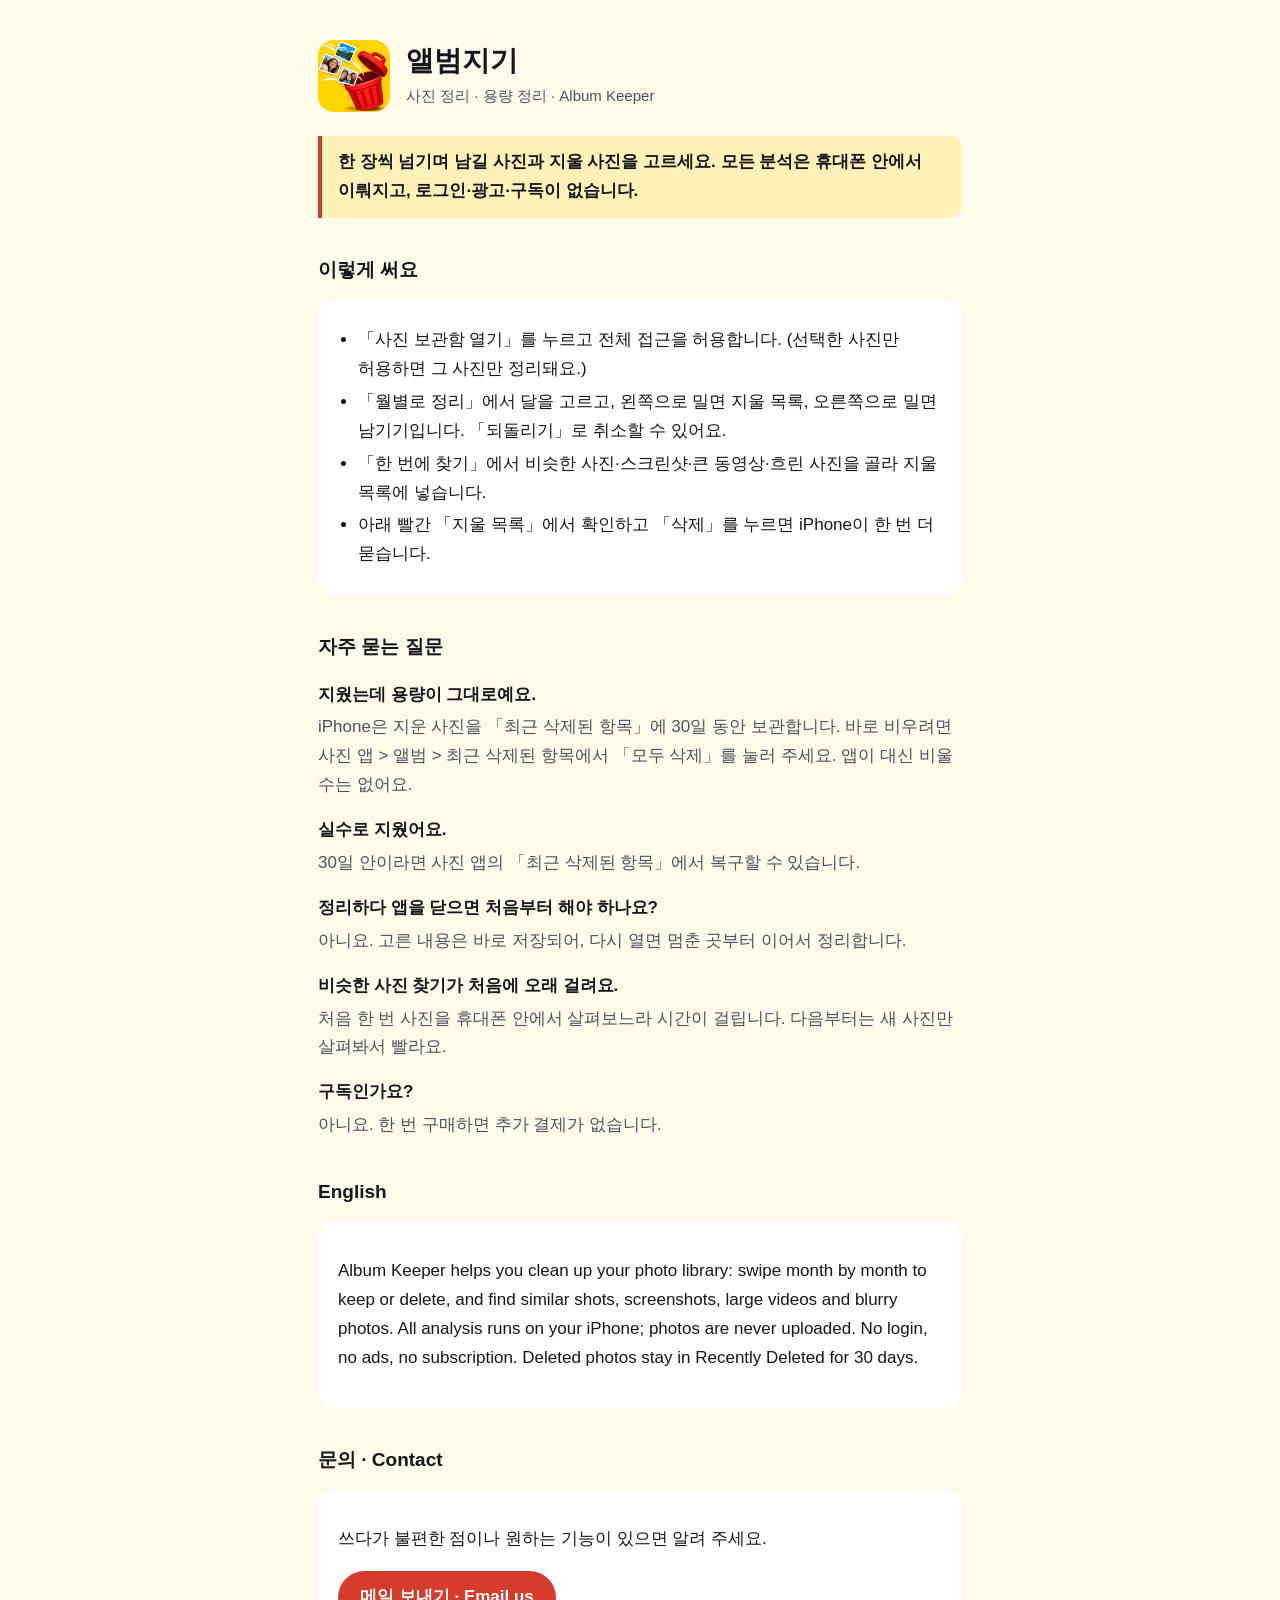
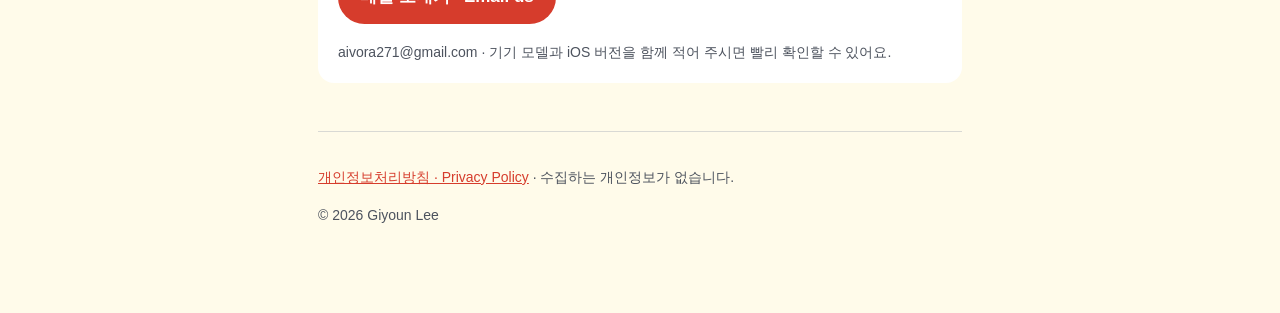
<file: index.html>
<!doctype html>
<html lang="ko">
<head>
<meta charset="utf-8">
<meta name="viewport" content="width=device-width, initial-scale=1">
<title>앨범지기 고객 지원 · Album Keeper Support</title>
<meta name="description" content="앨범지기는 사진첩을 월별로 넘기며 정리하고, 비슷한 사진·스크린샷·큰 동영상·흐린 사진을 찾아 지우는 앱입니다.">
<link rel="icon" href="icon.png">
<link rel="stylesheet" href="style.css">
</head>
<body>
<main>
  <header>
    <img src="icon.png" alt="앨범지기 앱 아이콘">
    <div>
      <h1>앨범지기</h1>
      <p class="tag">사진 정리 · 용량 정리 · Album Keeper</p>
    </div>
  </header>

  <p class="summary">한 장씩 넘기며 남길 사진과 지울 사진을 고르세요. 모든 분석은 휴대폰 안에서 이뤄지고, 로그인·광고·구독이 없습니다.</p>

  <h2>이렇게 써요</h2>
  <div class="card">
    <ul>
      <li>「사진 보관함 열기」를 누르고 전체 접근을 허용합니다. (선택한 사진만 허용하면 그 사진만 정리돼요.)</li>
      <li>「월별로 정리」에서 달을 고르고, 왼쪽으로 밀면 지울 목록, 오른쪽으로 밀면 남기기입니다. 「되돌리기」로 취소할 수 있어요.</li>
      <li>「한 번에 찾기」에서 비슷한 사진·스크린샷·큰 동영상·흐린 사진을 골라 지울 목록에 넣습니다.</li>
      <li>아래 빨간 「지울 목록」에서 확인하고 「삭제」를 누르면 iPhone이 한 번 더 묻습니다.</li>
    </ul>
  </div>

  <h2>자주 묻는 질문</h2>
  <dl>
    <dt>지웠는데 용량이 그대로예요.</dt>
    <dd>iPhone은 지운 사진을 「최근 삭제된 항목」에 30일 동안 보관합니다. 바로 비우려면 사진 앱 &gt; 앨범 &gt; 최근 삭제된 항목에서 「모두 삭제」를 눌러 주세요. 앱이 대신 비울 수는 없어요.</dd>
    <dt>실수로 지웠어요.</dt>
    <dd>30일 안이라면 사진 앱의 「최근 삭제된 항목」에서 복구할 수 있습니다.</dd>
    <dt>정리하다 앱을 닫으면 처음부터 해야 하나요?</dt>
    <dd>아니요. 고른 내용은 바로 저장되어, 다시 열면 멈춘 곳부터 이어서 정리합니다.</dd>
    <dt>비슷한 사진 찾기가 처음에 오래 걸려요.</dt>
    <dd>처음 한 번 사진을 휴대폰 안에서 살펴보느라 시간이 걸립니다. 다음부터는 새 사진만 살펴봐서 빨라요.</dd>
    <dt>구독인가요?</dt>
    <dd>아니요. 한 번 구매하면 추가 결제가 없습니다.</dd>
  </dl>

  <h2>English</h2>
  <div class="card">
    <p>Album Keeper helps you clean up your photo library: swipe month by month to keep or delete, and find similar shots, screenshots, large videos and blurry photos. All analysis runs on your iPhone; photos are never uploaded. No login, no ads, no subscription. Deleted photos stay in Recently Deleted for 30 days.</p>
  </div>

  <h2>문의 · Contact</h2>
  <div class="card">
    <p>쓰다가 불편한 점이나 원하는 기능이 있으면 알려 주세요.</p>
    <p><a class="btn" href="mailto:aivora271@gmail.com?subject=%5B%EC%95%A8%EB%B2%94%EC%A7%80%EA%B8%B0%5D">메일 보내기 · Email us</a></p>
    <p class="meta">aivora271@gmail.com · 기기 모델과 iOS 버전을 함께 적어 주시면 빨리 확인할 수 있어요.</p>
  </div>

  <footer>
    <p><a href="privacy.html">개인정보처리방침 · Privacy Policy</a> · 수집하는 개인정보가 없습니다.</p>
    <p>© 2026 Giyoun Lee</p>
  </footer>
</main>
</body>
</html>
</file>
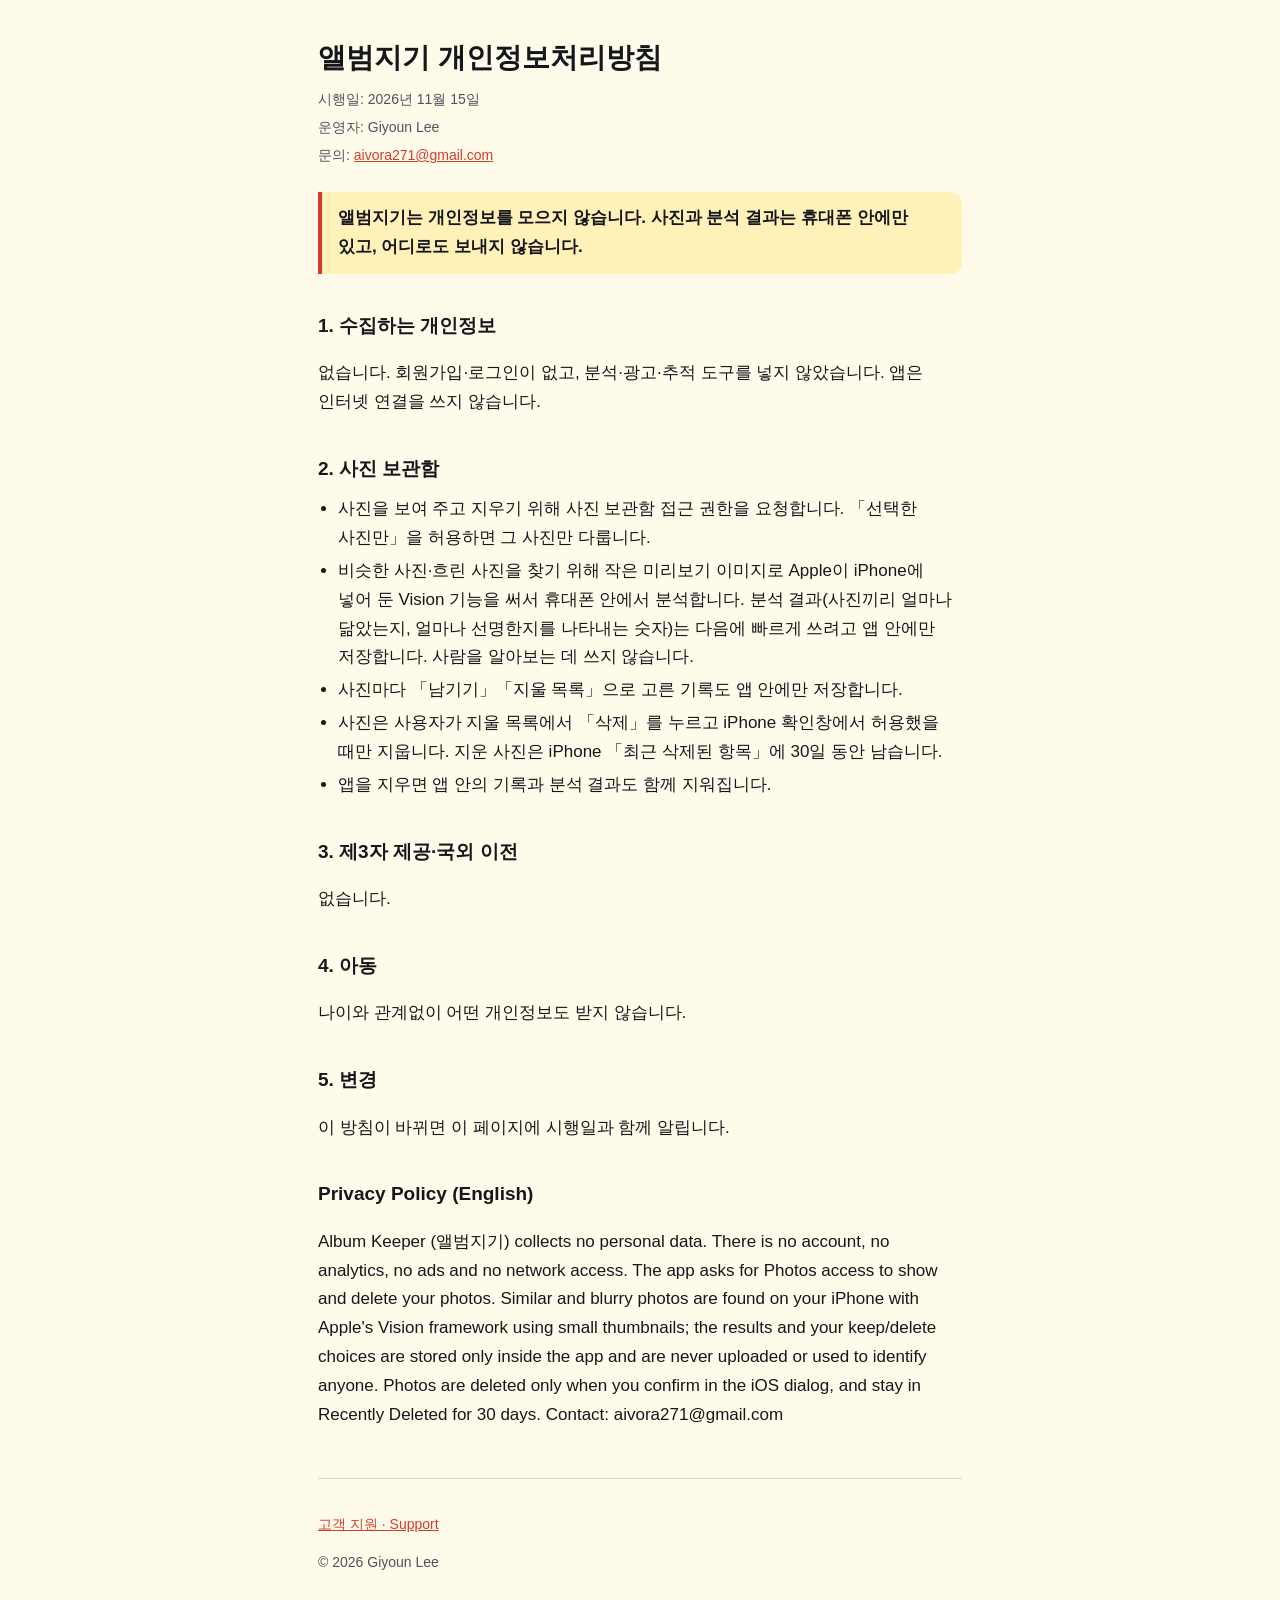
<file: privacy.html>
<!doctype html>
<html lang="ko">
<head>
<meta charset="utf-8">
<meta name="viewport" content="width=device-width, initial-scale=1">
<title>앨범지기 개인정보처리방침 · Privacy Policy</title>
<link rel="icon" href="icon.png">
<link rel="stylesheet" href="style.css">
</head>
<body>
<main>
  <h1>앨범지기 개인정보처리방침</h1>
  <ul class="meta">
    <li>시행일: 2026년 11월 15일</li>
    <li>운영자: Giyoun Lee</li>
    <li>문의: <a href="mailto:aivora271@gmail.com">aivora271@gmail.com</a></li>
  </ul>

  <p class="summary">앨범지기는 개인정보를 모으지 않습니다. 사진과 분석 결과는 휴대폰 안에만 있고, 어디로도 보내지 않습니다.</p>

  <h2>1. 수집하는 개인정보</h2>
  <p>없습니다. 회원가입·로그인이 없고, 분석·광고·추적 도구를 넣지 않았습니다. 앱은 인터넷 연결을 쓰지 않습니다.</p>

  <h2>2. 사진 보관함</h2>
  <ul>
    <li>사진을 보여 주고 지우기 위해 사진 보관함 접근 권한을 요청합니다. 「선택한 사진만」을 허용하면 그 사진만 다룹니다.</li>
    <li>비슷한 사진·흐린 사진을 찾기 위해 작은 미리보기 이미지로 Apple이 iPhone에 넣어 둔 Vision 기능을 써서 휴대폰 안에서 분석합니다. 분석 결과(사진끼리 얼마나 닮았는지, 얼마나 선명한지를 나타내는 숫자)는 다음에 빠르게 쓰려고 앱 안에만 저장합니다. 사람을 알아보는 데 쓰지 않습니다.</li>
    <li>사진마다 「남기기」「지울 목록」으로 고른 기록도 앱 안에만 저장합니다.</li>
    <li>사진은 사용자가 지울 목록에서 「삭제」를 누르고 iPhone 확인창에서 허용했을 때만 지웁니다. 지운 사진은 iPhone 「최근 삭제된 항목」에 30일 동안 남습니다.</li>
    <li>앱을 지우면 앱 안의 기록과 분석 결과도 함께 지워집니다.</li>
  </ul>

  <h2>3. 제3자 제공·국외 이전</h2>
  <p>없습니다.</p>

  <h2>4. 아동</h2>
  <p>나이와 관계없이 어떤 개인정보도 받지 않습니다.</p>

  <h2>5. 변경</h2>
  <p>이 방침이 바뀌면 이 페이지에 시행일과 함께 알립니다.</p>

  <h2>Privacy Policy (English)</h2>
  <p>Album Keeper (앨범지기) collects no personal data. There is no account, no analytics, no ads and no network access. The app asks for Photos access to show and delete your photos. Similar and blurry photos are found on your iPhone with Apple's Vision framework using small thumbnails; the results and your keep/delete choices are stored only inside the app and are never uploaded or used to identify anyone. Photos are deleted only when you confirm in the iOS dialog, and stay in Recently Deleted for 30 days. Contact: aivora271@gmail.com</p>

  <footer>
    <p><a href="index.html">고객 지원 · Support</a></p>
    <p>© 2026 Giyoun Lee</p>
  </footer>
</main>
</body>
</html>
</file>
<file: style.css>
:root { --bg: #fffbea; --surface: #ffffff; --fg: #15171c; --muted: #4d535e; --line: #d9d9d4; --jjok: #d63c2c; --jjok-soft: #fff1b8; --yeonji: #b3302a; }
@media (prefers-color-scheme: dark) {
  :root { --bg: #000000; --surface: #17181b; --fg: #f3f4f6; --muted: #b3b8c2; --line: #34373d; --jjok: #8fb1ee; --jjok-soft: #1a2740; --yeonji: #ff8c7c; }
}
* { box-sizing: border-box; }
body { margin: 0; background: var(--bg); color: var(--fg); font: 17px/1.7 -apple-system, BlinkMacSystemFont, "Apple SD Gothic Neo", "Pretendard", "Noto Sans KR", sans-serif; word-break: keep-all; overflow-wrap: anywhere; }
main { max-width: 680px; margin: 0 auto; padding: 40px 18px 72px; }
header { display: flex; align-items: center; gap: 16px; margin-bottom: 8px; }
header img { width: 72px; height: 72px; border-radius: 16px; }
h1 { font-size: 28px; line-height: 1.3; margin: 0; }
.tag { color: var(--muted); margin: 4px 0 0; font-size: 15px; }
h2 { font-size: 19px; margin: 36px 0 10px; }
.card { background: var(--surface); border-radius: 16px; padding: 18px 20px; margin: 14px 0; }
.summary { border-left: 4px solid var(--jjok); background: var(--jjok-soft); padding: 12px 16px; border-radius: 0 12px 12px 0; margin: 24px 0; font-weight: 600; }
.meta { color: var(--muted); font-size: 14px; margin: 12px 0 0; padding: 0; list-style: none; }
ul { padding-left: 20px; margin: 8px 0; }
li { margin: 4px 0; }
dt { font-weight: 700; margin-top: 16px; }
dd { margin: 4px 0 0; color: var(--muted); }
a { color: var(--jjok); }
.btn { display: inline-block; background: var(--jjok); color: #fff; text-decoration: none; padding: 12px 22px; border-radius: 999px; font-weight: 700; }
@media (prefers-color-scheme: dark) { .btn { color: #0b1a33; } }
footer { color: var(--muted); font-size: 14px; margin-top: 48px; border-top: 1px solid var(--line); padding-top: 20px; }
</file>
